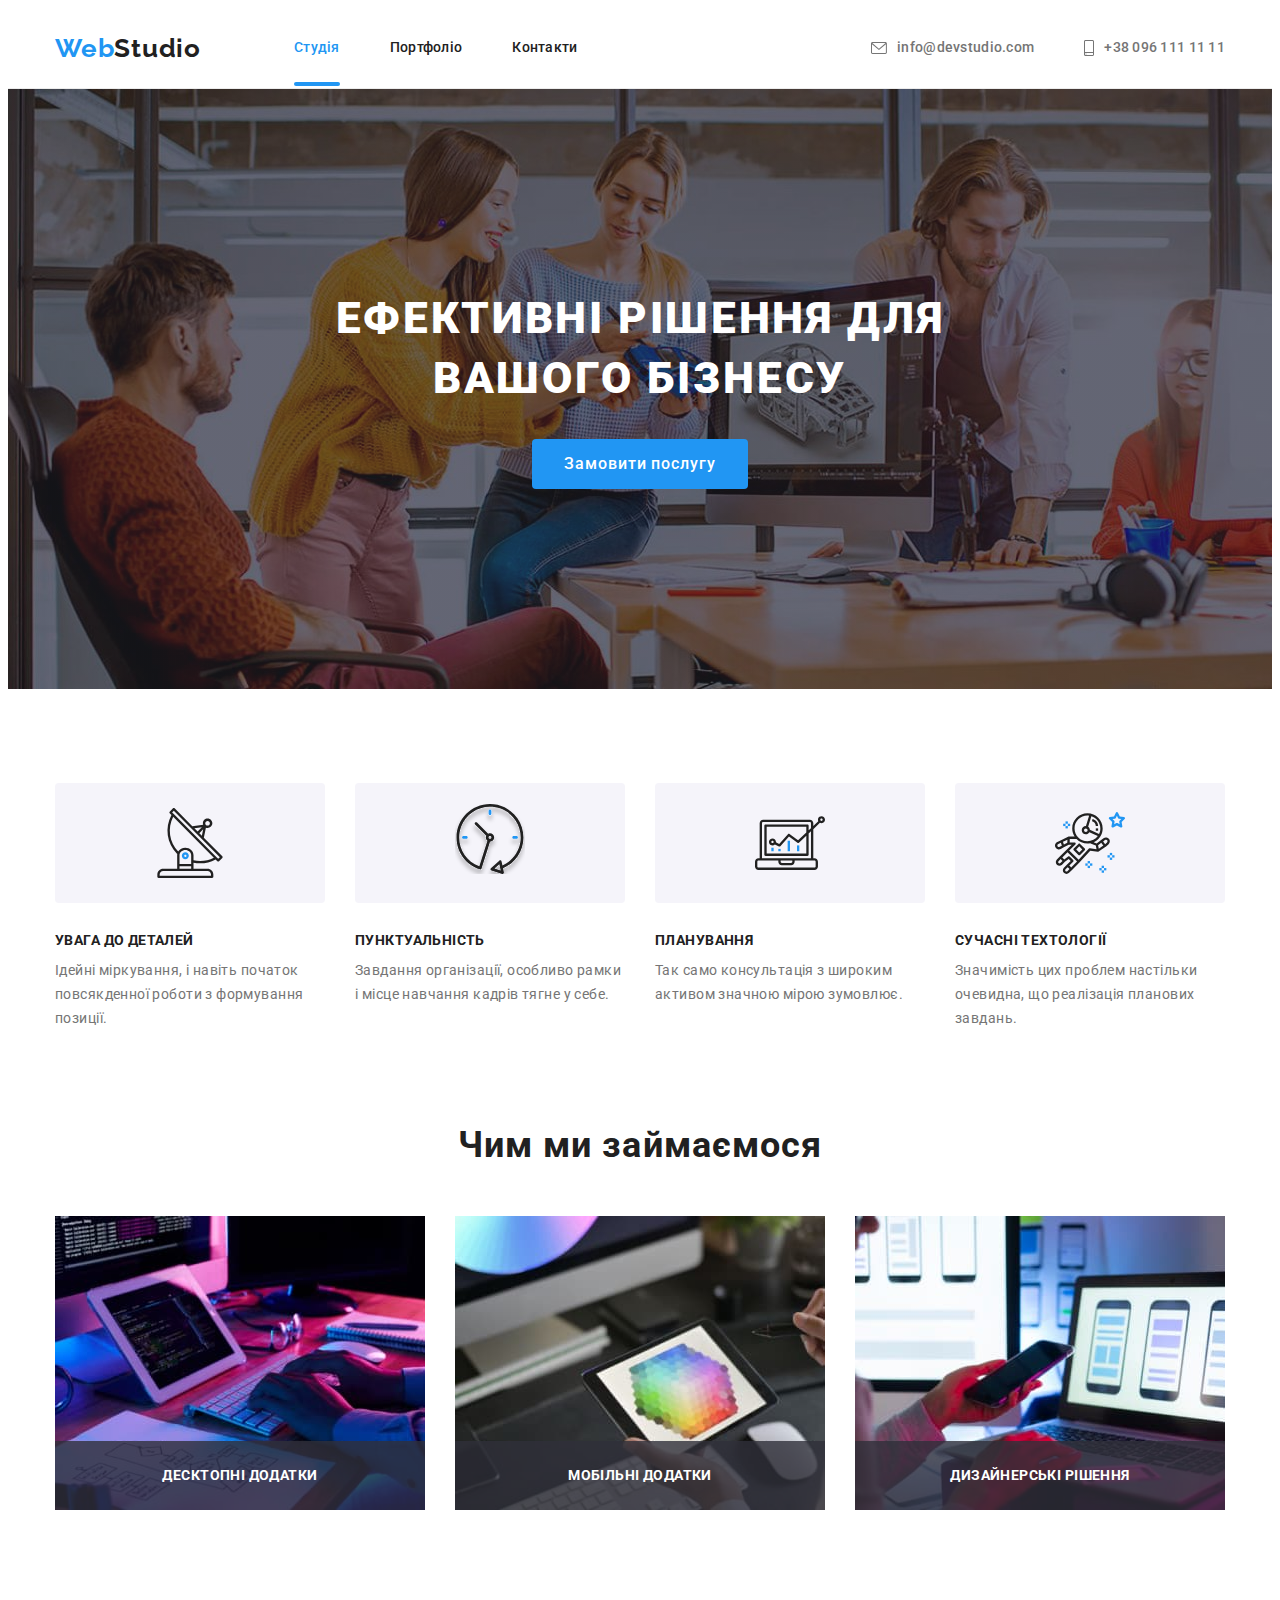
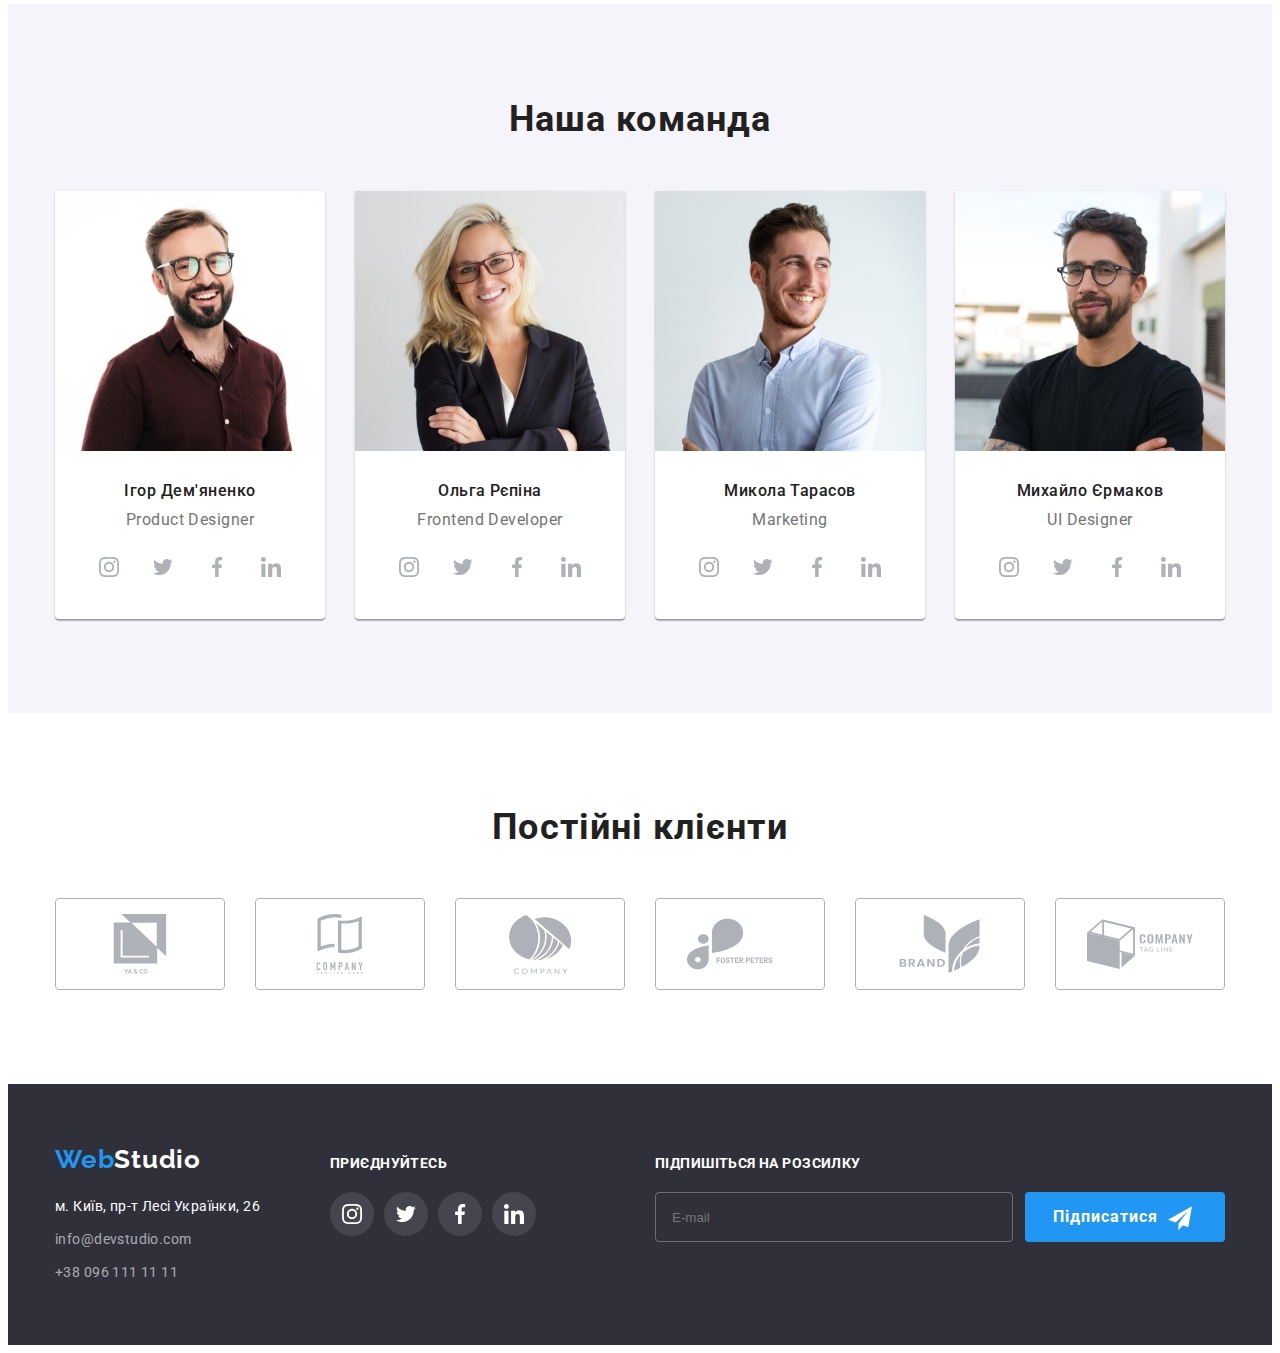
<file: index.html>
<!DOCTYPE html>
<html lang="en">
  <head>
    <meta charset="UTF-8" />
    <meta http-equiv="X-UA-Compatible" content="IE=edge" />
    <meta name="viewport" content="width=device-width, initial-scale=1.0" />
    <title>WebStudio</title>
    <link rel="preconnect" href="https://fonts.googleapis.com" />
    <link rel="preconnect" href="https://fonts.gstatic.com" crossorigin />
    <link
      href="https://fonts.googleapis.com/css2?family=Raleway:wght@700;900&family=Roboto:wght@400;500;700;900&display=swap"
      rel="stylesheet"
    />
    <link
      rel="stylesheet"
      href="https://cdnjs.cloudflare.com/ajax/libs/modern-normalize/1.1.0/modern-normalize.min.css"
      integrity="sha512-wpPYUAdjBVSE4KJnH1VR1HeZfpl1ub8YT/NKx4PuQ5NmX2tKuGu6U/JRp5y+Y8XG2tV+wKQpNHVUX03MfMFn9Q=="
      crossorigin="anonymous"
      referrerpolicy="no-referrer"
    />
    <link rel="stylesheet" href="./CSS/styles.css" />
  </head>

  <body>
    <header class="header">
      <div class="container header-container">
        <nav class="header-container">
          <a class="header-logo link" href="./index.html"
            >Web<span class="logo-studio">Studio</span></a
          >
          <ul class="header-list list">
            <li class="header-item">
              <a class="header-link link current" href="./index.html">Студія</a>
            </li>
            <li class="header-item">
              <a class="header-link link" href="./portfolio.html">Портфоліо</a>
            </li>
            <li class="header-item">
              <a class="header-link link" href="./index.html">Контакти</a>
            </li>
          </ul>
        </nav>
        <ul class="header-ocntact-container">
          <li class="header-addres-list">
            <a class="header-mail link" href="mailto:info@devstudio.com">
              <svg class="icon-envelope" width="16" height="12">
                <use href="./images/спрайти/symbol-defs.svg#icon-envelope"></use>
              </svg>
              info@devstudio.com
            </a>
          </li>
          <li>
            <a class="header-tel link" href="tel:+380961111111">
              <svg class="icon-smartphone" width="10" height="16">
                <use href="./images/спрайти/symbol-defs.svg#icon-smartphone"></use>
              </svg>
              +38 096 111 11 11</a
            >
          </li>
        </ul>
      </div>
    </header>

    <main>
      <section class="hero">
        <div class="container container-hero">
          <h1 class="hero-title">Ефективні рішення для вашого бізнесу</h1>
          <button class="hero-btn" data-modal-open type="button">Замовити послугу</button>
        </div>
      </section>

      <section class="about section">
        <div class="about-container container">
          <h2 class="visually-hidden">Переваги</h2>
          <ul class="about-list list">
            <li class="about-item icon-antenna">
              <h3 class="about-title">Увага до деталей</h3>
              <p class="about-txt">
                Ідейні міркування, і навіть початок повсякденної роботи з формування позиції.
              </p>
            </li>
            <li class="about-item icon-clock">
              <h3 class="about-title">Пунктуальність</h3>
              <p class="about-txt">
                Завдання організації, особливо рамки і місце навчання кадрів тягне у себе.
              </p>
            </li>
            <li class="about-item icon-diagram">
              <h3 class="about-title">Планування</h3>
              <p class="about-txt">
                Так само консультація з широким активом значною мірою зумовлює.
              </p>
            </li>
            <li class="about-item icon-astronaut">
              <h3 class="about-title">Сучасні техтології</h3>
              <p class="about-txt">
                Значимість цих проблем настільки очевидна, що реалізація планових завдань.
              </p>
            </li>
          </ul>
        </div>
      </section>

      <section class="work section">
        <div class="container">
          <h2 class="work-title">Чим ми займаємося</h2>
          <ul class="work-list">
            <li class="work-list-item">
              <div class="work-wrap">
                <img src="./images/img.jpg" alt="laptop screen" width="370" height="294" />
                <p class="work-list-text">Десктопні додатки</p>
              </div>
            </li>
            <li class="work-list-item">
              <div class="work-wrap">
                <img src="./images/box3.jpg" alt="White tablet" width="370" height="294" />
                <p class="work-list-text">Мобільні додатки</p>
              </div>
            </li>
            <li class="work-list-item">
              <div class="work-wrap">
                <img src="./images/box2(1).jpg" alt="keybord" width="370" height="294" />
                <p class="work-list-text">Дизайнерські рішення</p>
              </div>
            </li>
          </ul>
        </div>
      </section>

      <section class="team">
        <div class="container">
          <h2 class="team-title">Наша команда</h2>
          <ul class="team-list list">
            <li class="team-item">
              <img src="./images/img2.jpg" alt="red" width="270" height="270" />
              <div class="container-team-txt">
                <h3 class="team-name">Ігор Дем'яненко</h3>
                <p class="team-txt">Product Designer</p>
                <ul class="team-social-list list">
                  <li>
                    <a class="team-social-item" href="">
                      <svg class="social" width="20" height="20">
                        <use href="./images/спрайти/symbol-defs.svg#icon-instagram"></use>
                      </svg>
                    </a>
                  </li>
                  <li>
                    <a class="team-social-item" href="">
                      <svg class="social" width="20" height="20">
                        <use href="./images/спрайти/symbol-defs.svg#icon-twitter"></use>
                      </svg>
                    </a>
                  </li>
                  <li>
                    <a class="team-social-item" href="">
                      <svg class="social" width="20" height="20">
                        <use href="./images/спрайти/symbol-defs.svg#icon-facebook"></use>
                      </svg>
                    </a>
                  </li>
                  <li>
                    <a class="team-social-item" href="">
                      <svg class="social" width="20" height="20">
                        <use href="./images/спрайти/symbol-defs.svg#icon-linkedin"></use>
                      </svg>
                    </a>
                  </li>
                </ul>
              </div>
            </li>
            <li class="team-item">
              <img src="./images/img4.jpg" alt="black and white" width="270" height="270" />
              <div class="container-team-txt">
                <h3 class="team-name">Ольга Рєпіна</h3>
                <p class="team-txt">Frontend Developer</p>
                <ul class="team-social-list list">
                  <li>
                    <a class="team-social-item" href="">
                      <svg class="social" width="20" height="20">
                        <use href="./images/спрайти/symbol-defs.svg#icon-instagram"></use>
                      </svg>
                    </a>
                  </li>
                  <li>
                    <a class="team-social-item" href="">
                      <svg class="social" width="20" height="20">
                        <use href="./images/спрайти/symbol-defs.svg#icon-twitter"></use>
                      </svg>
                    </a>
                  </li>
                  <li>
                    <a class="team-social-item" href="">
                      <svg class="social" width="20" height="20">
                        <use href="./images/спрайти/symbol-defs.svg#icon-facebook"></use>
                      </svg>
                    </a>
                  </li>
                  <li>
                    <a class="team-social-item" href="">
                      <svg class="social" width="20" height="20">
                        <use href="./images/спрайти/symbol-defs.svg#icon-linkedin"></use>
                      </svg>
                    </a>
                  </li>
                </ul>
              </div>
            </li>
            <li class="team-item">
              <img src="./images/5.jpg" alt="blu" width="270" height="270" />
              <div class="container-team-txt">
                <h3 class="team-name">Микола Тарасов</h3>
                <p class="team-txt">Marketing</p>
                <ul class="team-social-list list">
                  <li>
                    <a class="team-social-item" href="">
                      <svg class="social" width="20" height="20">
                        <use href="./images/спрайти/symbol-defs.svg#icon-instagram"></use>
                      </svg>
                    </a>
                  </li>
                  <li>
                    <a class="team-social-item" href="">
                      <svg class="social" width="20" height="20">
                        <use href="./images/спрайти/symbol-defs.svg#icon-twitter"></use>
                      </svg>
                    </a>
                  </li>
                  <li>
                    <a class="team-social-item" href="">
                      <svg class="social" width="20" height="20">
                        <use href="./images/спрайти/symbol-defs.svg#icon-facebook"></use>
                      </svg>
                    </a>
                  </li>
                  <li>
                    <a class="team-social-item" href="">
                      <svg class="social" width="20" height="20">
                        <use href="./images/спрайти/symbol-defs.svg#icon-linkedin"></use>
                      </svg>
                    </a>
                  </li>
                </ul>
              </div>
            </li>
            <li class="team-item">
              <img src="./images/img66.jpg" alt="black" width="270" height="270" />
              <div class="container-team-txt">
                <h3 class="team-name">Михайло Єрмаков</h3>
                <p class="team-txt">UI Designer</p>
                <ul class="team-social-list list">
                  <li>
                    <a class="team-social-item" href="">
                      <svg class="social" width="20" height="20">
                        <use href="./images/спрайти/symbol-defs.svg#icon-instagram"></use>
                      </svg>
                    </a>
                  </li>
                  <li>
                    <a class="team-social-item" href="">
                      <svg class="social" width="20" height="20">
                        <use href="./images/спрайти/symbol-defs.svg#icon-twitter"></use>
                      </svg>
                    </a>
                  </li>
                  <li>
                    <a class="team-social-item" href="">
                      <svg class="social" width="20" height="20">
                        <use href="./images/спрайти/symbol-defs.svg#icon-facebook"></use>
                      </svg>
                    </a>
                  </li>
                  <li>
                    <a class="team-social-item" href="">
                      <svg class="social" width="20" height="20">
                        <use href="./images/спрайти/symbol-defs.svg#icon-linkedin"></use>
                      </svg>
                    </a>
                  </li>
                </ul>
              </div>
            </li>
          </ul>
        </div>
      </section>

      <section class="clients">
        <div class="clients-div">
          <h2 class="clients-titel">Постійні клієнти</h2>
          <ul class="clients-list">
            <li class="clients-name item-yago">
              <a class="clients-logo" href="">
                <svg class="client-item">
                  <use href="./images/спрайти/symbol-defs.svg#icon-Union"></use>
                </svg>
              </a>
            </li>
            <li class="clients-name item-tagline">
              <a class="clients-logo" href="">
                <svg class="client-item">
                  <use href="./images/спрайти/symbol-defs.svg#icon-company-tagline-here"></use>
                </svg>
              </a>
            </li>
            <li class="clients-name item-company">
              <a class="clients-logo" href="">
                <svg class="client-item">
                  <use href="./images/спрайти/symbol-defs.svg#icon-company"></use>
                </svg>
              </a>
            </li>
            <li class="clients-name item-foster">
              <a class="clients-logo" href="">
                <svg class="client-item">
                  <use href="./images/спрайти/symbol-defs.svg#icon-foster-peters"></use>
                </svg>
              </a>
            </li>
            <li class="clients-name item-brand">
              <a class="clients-logo" href="">
                <svg class="client-item">
                  <use href="./images/спрайти/symbol-defs.svg#icon-brand"></use>
                </svg>
              </a>
            </li>
            <li class="clients-name item-tagline2">
              <a class="clients-logo" href="">
                <svg class="client-item">
                  <use href="./images/спрайти/symbol-defs.svg#icon-ta-line"></use>
                </svg>
              </a>
            </li>
          </ul>
        </div>
      </section>
    </main>

    <footer class="footer">
      <section class="">
        <div class="container container-footer">
          <div class="container-addres">
            <a class="footer-logo link" href="./index.html"
              >Web<span class="logo-foter-studio">Studio</span></a
            >
            <address class="footer-address">
              <ul class="footer-list list">
                <li class="footer-item">
                  <a
                    class="footer-map link"
                    href="https://goo.gl/maps/A6BVXdk1ybbCkHYm9"
                    target="_blank"
                    rel="nofollow noopener"
                    >м. Київ, пр-т Лесі Українки, 26</a
                  >
                </li>
                <li class="footer-item">
                  <a class="footer-mail link" href="mailto:info@devstudio.com"
                    >info@devstudio.com</a
                  >
                </li>
                <li class="footer-item">
                  <a class="footer-tel link" href="tel:+380961111111">+38 096 111 11 11</a>
                </li>
              </ul>
            </address>
          </div>
          <div class="footer-social">
            <p class="footer-social-title">приєднуйтесь</p>
            <ul class="footer-social-list">
              <li class="footer-social-item">
                <a class="footer-social-link" href="">
                  <svg class="footer-social-logo" width="20" height="20">
                    <use href="./images/спрайти/symbol-defs.svg#icon-instagram"></use>
                  </svg>
                </a>
              </li>
              <li class="footer-social-item">
                <a class="footer-social-link" href="">
                  <svg class="footer-social-logo" width="20" height="20">
                    <use href="./images/спрайти/symbol-defs.svg#icon-twitter"></use>
                  </svg>
                </a>
              </li>
              <li class="footer-social-item">
                <a class="footer-social-link" href="">
                  <svg class="footer-social-logo" width="20" height="20">
                    <use href="./images/спрайти/symbol-defs.svg#icon-facebook"></use>
                  </svg>
                </a>
              </li>
              <li class="footer-social-item">
                <a class="footer-social-link" href="">
                  <svg class="footer-social-logo" width="20" height="20">
                    <use href="./images/спрайти/symbol-defs.svg#icon-linkedin"></use>
                  </svg>
                </a>
              </li>
            </ul>
          </div>
        <div class="footer-spam">
          <p class="footer-spam-title">Підпишіться на розсилку</p>
          <form action="" style="display: flex;flex-direction: row-reverse;">           
          <button class="footer-btn" type="submit"> 
            Підписатися
            <span>
              <svg class="footer-icon-send" width="24" height="24">
                <use href="./images/спрайти/symbol-defs.svg#icon-send"></use>
            </svg>
            </span>
          </button>
          <input type="mail" class="footer-spam-mail" name="mail-spam" placeholder="E-mail"></form>
        </div>
        </div>
      </section>
    </footer>
    <div class="backdrop is-hidden" data-modal>
      <div class="modal">
        <p class="modal-title">Залиште свої дані, ми вам передзвонимо</p>
        <form action="">
          <label for="">
            <span class="modal-label-text">Ім'я</span>
            <span class="input-wrap">
              <input
                type="text"
                class="modal-input"
                name="user-name"
                required
              />
              <svg class="modal-input-icon" width="18" height="18">
                <use href="./images/спрайти/symbol-defs.svg#icon-person-black"></use>
              </svg>
            </span>
          </label>
          <span class="modal-label-text">Телефон</span>
            <span class="input-wrap">
              <input
                type="tel"
                class="modal-input"
                name="tel-modal"
                required
              />
              <svg class="modal-input-icon" width="18" height="18">
                <use href="./images/спрайти/symbol-defs.svg#icon-phone-black"></use>
              </svg>
            </span>
          </label>
          <span class="modal-label-text">Пошта</span>
            <span class="input-wrap">
              <input
                type="email"
                class="modal-input"
                name="mail"
                required
              />
              <svg class="modal-input-icon" width="18" height="18">
                <use href="./images/спрайти/symbol-defs.svg#icon-email-black"></use>
              </svg>
            </span>
          <div class="modal-field">
            <label for="user-text" class="modal-label">Коментар</label>
            <textarea
              name="user-text"
              id="user-text"
              class="modal-comment border-comment"
              placeholder="Введіть текст"
            ></textarea>
          </div>
          <div class="modal-checkbox">
            <input
              type="checkbox"
              class="input-check visually-hidden"
              name="privacy-modal"
              value="true"
              id="privacy"
            />
            <label for="privacy" class="check-text" style="display: flex;">
              <span>
                <svg class="check-icon" width="16" height="16">
                  <use href="./images/спрайти/symbol-defs.svg#Vector"></use>
                </svg>
              </span><p class="check-txt-privacy">Погоджуюся з розсилкою та приймаю <a class="check-txt-privacy-link" href="./index.html">Умови договору</a></p>
              </label>
          </div>
          <button class="modal-btn-send" type="submit">Відправити</button>
        <button class="modal-btn" data-modal-close>
          <svg class="modal-close-icon" width="18" height="18">
            <use href="./images/спрайти/symbol-defs.svg#icon-close"></use>
          </svg>
        </button>
      </div>
    </div>
    <script src="./js/modal.js"></script>
  </body>
</html>
</file>
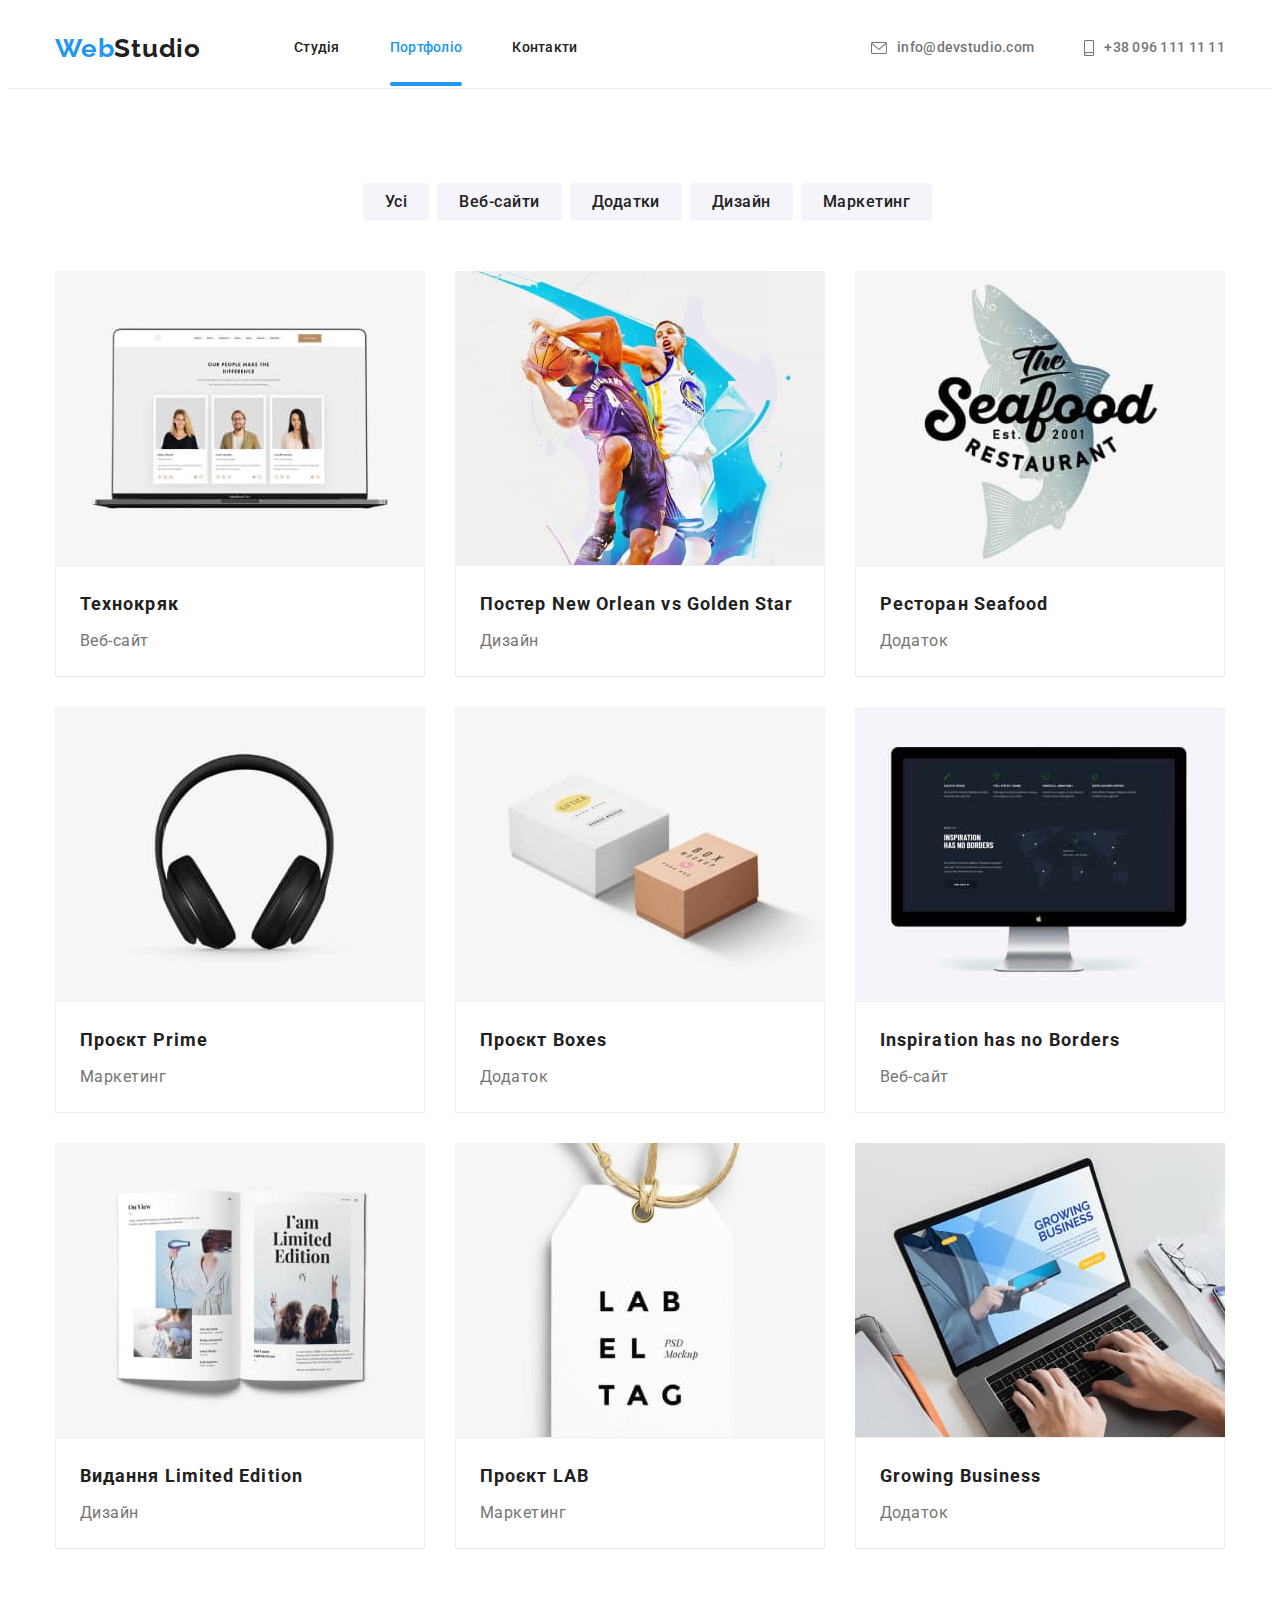
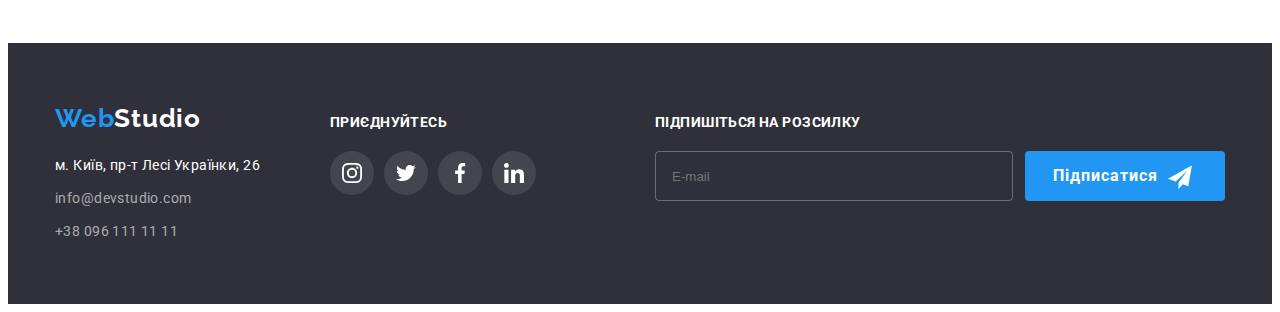
<file: portfolio.html>
<!DOCTYPE html>
<html lang="en">
  <head>
    <meta charset="UTF-8" />
    <meta http-equiv="X-UA-Compatible" content="IE=edge" />
    <meta name="viewport" content="width=device-width, initial-scale=1.0" />
    <title>WebStudio.Portfolio</title>
    <link rel="preconnect" href="https://fonts.googleapis.com" />
    <link rel="preconnect" href="https://fonts.gstatic.com" crossorigin />
    <link
      href="https://fonts.googleapis.com/css2?family=Raleway:wght@700;900&family=Roboto:wght@400;500;700&display=swap"
      rel="stylesheet"
    />
    <link rel="stylesheet" 
    href="https://cdnjs.cloudflare.com/ajax/libs/modern-normalize/1.1.0/modern-normalize.min.css" 
    integrity="sha512-wpPYUAdjBVSE4KJnH1VR1HeZfpl1ub8YT/NKx4PuQ5NmX2tKuGu6U/JRp5y+Y8XG2tV+wKQpNHVUX03MfMFn9Q==" 
    crossorigin="anonymous" 
    referrerpolicy="no-referrer" 
    />
    <link rel="stylesheet" href="./CSS/styles.css" />
  </head>

  <body>
   <header class="header">
      <div class="container header-container">
        <nav class="header-container">
          <a class="header-logo link" href="./index.html"
            >Web<span class="logo-studio">Studio</span></a
          >
          <ul class="header-list list">
            <li class="header-item">
              <a class="header-link link " href="./index.html">Студія</a>
            </li>
            <li class="header-item">
              <a class="header-link link current" href="./portfolio.html">Портфоліо</a>
            </li>
            <li class="header-item">
              <a class="header-link link" href="./index.html">Контакти</a>
            </li>
          </ul>
        </nav>
        <ul class="header-ocntact-container">
          <li class="header-addres-list">
            <a class="header-mail link" href="mailto:info@devstudio.com">
              <svg class="icon-envelope" width="16" height="12">
                <use href="./images/спрайти/symbol-defs.svg#icon-envelope"></use>
              </svg>
              info@devstudio.com
            </a>
          </li>
          <li>
            <a class="header-tel link" href="tel:+380961111111">
              <svg class="icon-smartphone" width="10" height="16">
                <use href="./images/спрайти/symbol-defs.svg#icon-smartphone"></use>
              </svg>
              +38 096 111 11 11</a
            >
          </li>
        </ul>
      </div>
    </header>

    <main>
      <section class="filter ">
        <h1 class="visually-hidden">фільтр</h1>
        <div class="container container-filr-btn">
        <ul class="filter-list list container"> 
            <li class="filter-item">
              <button class="filter-btn" type="button">Усі</button>
            </li>
            <li class="filter-item">
              <button class="filter-btn" type="button">Веб-сайти</button>
            </li>
            <li class="filter-item">
              <button class="filter-btn" type="button">Додатки</button>
            </li>
            <li class="filter-item">
              <button class="filter-btn" type="button">Дизайн</button>
            </li>
            <li class="filter-item">
              <button class="filter-btn" type="button">Маркетинг</button>
            </li>
        </ul>
        <ul class="projects-list list container">
          <li class="projects-item">
            <a class="projects-link link" href="">
              <div class="projects-top-wrap">
              <img src="./images/Технокряк.jpg" alt="website" width="370" height="294" />
              <p class="projects-cover-text">Ресурс пропонує комплексні пропозиції з різним рівнем функціоналу та сервісів. Все це дозволить відвідувачу отримати вичерпні відомості про компанію чи приватну особу.</p>
              </div>
              <div class="container-projects">
              <h2 class="projects-titel">Технокряк</h2>
              <p class="projects-txt">Веб-сайт</p>
              </div>
            </a>
          </li>
          <li class="projects-item">
            <a class="projects-link link" href="">
              <div class="projects-top-wrap">
              <img src="./images/постер.jpg" alt="poster" width="370" height="294" />
              <p class="projects-cover-text">Ресурс пропонує комплексні пропозиції з різним рівнем функціоналу та сервісів. Все це дозволить відвідувачу отримати вичерпні відомості про компанію чи приватну особу.</p>
              </div>
              <div class="container-projects"> 
              <h2 class="projects-titel">Постер New Orlean vs Golden Star</h2>
              <p class="projects-txt">Дизайн</p>
              </div>
              </a>
            </li>
          </li>
          <li class="projects-item">
            <a class="projects-link link" href="">
              <div class="projects-top-wrap">
              <img src="./images/ресторан.jpg" alt="resturant" width="370" height="294" />
              <p class="projects-cover-text">Ресурс пропонує комплексні пропозиції з різним рівнем функціоналу та сервісів. Все це дозволить відвідувачу отримати вичерпні відомості про компанію чи приватну особу.</p>
              </div>
              <div class="container-projects">
              <h2 class="projects-titel">Ресторан Seafood</h2>
              <p class="projects-txt">Додаток</p>
            </div>
            </a>
            </li>
          </li>
          <li class="projects-item">
            <a class="projects-link link" href="">
              <div class="projects-top-wrap">
              <img src="./images/навушники.jpg" alt="headphones" width="370" height="294" />
              <p class="projects-cover-text">Ресурс пропонує комплексні пропозиції з різним рівнем функціоналу та сервісів. Все це дозволить відвідувачу отримати вичерпні відомості про компанію чи приватну особу.</p>
              </div>
              <div class="container-projects">
              <h2 class="projects-titel">Проєкт Prime</h2>
              <p class="projects-txt">Маркетинг</p>
            </div>
          </a>
            </li>
          </li>
          <li class="projects-item">
            <a class="projects-link link" href="">
              <div class="projects-top-wrap">
              <img src="./images/коробки.jpg" alt="boxes" width="370" height="294" />
              <p class="projects-cover-text">Ресурс пропонує комплексні пропозиції з різним рівнем функціоналу та сервісів. Все це дозволить відвідувачу отримати вичерпні відомості про компанію чи приватну особу.</p>
              </div>
              <div class="container-projects">
              <h2 class="projects-titel">Проєкт Boxes</h2>
              <p class="projects-txt">Додаток</p>
            </div>
              </a>
            </li>
          </li>
          <li class="projects-item">
            <a class="projects-link link" href="">
              <div class="projects-top-wrap">
              <img src="./images/аддрессайт.jpg" alt="website" width="370" height="294" />
              <p class="projects-cover-text">Ресурс пропонує комплексні пропозиції з різним рівнем функціоналу та сервісів. Все це дозволить відвідувачу отримати вичерпні відомості про компанію чи приватну особу.</p>
              </div>
              <div class="container-projects">
              <h2 class="projects-titel">Inspiration has no Borders</h2>
              <p class="projects-txt">Веб-сайт</p>
            </div>
            </a>
            </li>
          </li>
          <li class="projects-item">
            <a class="projects-link link" href="">
              <div class="projects-top-wrap">
              <img src="./images/книжка.jpg" alt="book" width="370" height="294" />
              <p class="projects-cover-text">Ресурс пропонує комплексні пропозиції з різним рівнем функціоналу та сервісів. Все це дозволить відвідувачу отримати вичерпні відомості про компанію чи приватну особу.</p>
              </div>
            <div class="container-projects">
            <h2 class="projects-titel">Видання Limited Edition</h2>
            <p class="projects-txt">Дизайн</p>
          </div>
            </a>
            </li>
          </li>
          <li class="projects-item">
            <a class="projects-link link" href="">
              <div class="projects-top-wrap">
              <img src="./images/бірка.jpg" alt="tag" width="370" height="294" />
              <p class="projects-cover-text">Ресурс пропонує комплексні пропозиції з різним рівнем функціоналу та сервісів. Все це дозволить відвідувачу отримати вичерпні відомості про компанію чи приватну особу.</p>
              </div>
              <div class="container-projects">
              <h2 class="projects-titel">Проєкт LAB</h2>
              <p class="projects-txt">Маркетинг</p>
            </div>
            </a>
            </li>
          </li>
          <li class="projects-item">
            <a class="projects-link link" href="">
              <div class="projects-top-wrap">
              <img src="./images/ноутбук.jpg" alt="laptop" width="370" height="294" />
              <p class="projects-cover-text">Ресурс пропонує комплексні пропозиції з різним рівнем функціоналу та сервісів. Все це дозволить відвідувачу отримати вичерпні відомості про компанію чи приватну особу.</p>
              </div>
              <div class="container-projects">
              <h2 class="projects-titel">Growing Business</h2>
              <p class="projects-txt">Додаток</p>
            </div>
            </a>
            </li>
          </li>
        </ul>
        </div>
      </section>
    </main>

              <footer class="footer">
      <section class="">
        <div class="container container-footer">
          <div class="container-addres">
            <a class="footer-logo link" href="./index.html"
              >Web<span class="logo-foter-studio">Studio</span></a
            >
            <address class="footer-address">
              <ul class="footer-list list">
                <li class="footer-item">
                  <a
                    class="footer-map link"
                    href="https://goo.gl/maps/A6BVXdk1ybbCkHYm9"
                    target="_blank"
                    rel="nofollow noopener"
                    >м. Київ, пр-т Лесі Українки, 26</a
                  >
                </li>
                <li class="footer-item">
                  <a class="footer-mail link" href="mailto:info@devstudio.com"
                    >info@devstudio.com</a
                  >
                </li>
                <li class="footer-item">
                  <a class="footer-tel link" href="tel:+380961111111">+38 096 111 11 11</a>
                </li>
              </ul>
            </address>
          </div>
          <div class="footer-social">
            <p class="footer-social-title">приєднуйтесь</p>
            <ul class="footer-social-list">
              <li class="footer-social-item">
                <a class="footer-social-link" href="">
                  <svg class="footer-social-logo" width="20" height="20">
                    <use href="./images/спрайти/symbol-defs.svg#icon-instagram"></use>
                  </svg>
                </a>
              </li>
              <li class="footer-social-item">
                <a class="footer-social-link" href="">
                  <svg class="footer-social-logo" width="20" height="20">
                    <use href="./images/спрайти/symbol-defs.svg#icon-twitter"></use>
                  </svg>
                </a>
              </li>
              <li class="footer-social-item">
                <a class="footer-social-link" href="">
                  <svg class="footer-social-logo" width="20" height="20">
                    <use href="./images/спрайти/symbol-defs.svg#icon-facebook"></use>
                  </svg>
                </a>
              </li>
              <li class="footer-social-item">
                <a class="footer-social-link" href="">
                  <svg class="footer-social-logo" width="20" height="20">
                    <use href="./images/спрайти/symbol-defs.svg#icon-linkedin"></use>
                  </svg>
                </a>
              </li>
            </ul>
          </div>


          <!-- <div class="footer-newsletter">
          <p class="footer-newsletter-text">Підпишіться на розсилку</p>
          <form class="footer-newsletter-form">
            <input
              class="footer-newsletter-input"
              type="email"
              name="email"
              placeholder="E-mail"
            />
            <button class="footer-newsletter-btn" type="submit">Підписатися
              <svg class="footer-newsletter-icon" width="24" height="24">
                <use href="./images/спрайти/symbol-defs.svg#icon-send"></use>
              </svg>
            </button>
          </form>
        </div> -->

        <div class="footer-spam">
          <p class="footer-spam-title">Підпишіться на розсилку</p>
          <form action="" style="display: flex;flex-direction: row-reverse;">           
          <button class="footer-btn" type="submit"> 
            Підписатися
            <span>
              <svg class="footer-icon-send" width="24" height="24">
                <use href="./images/спрайти/symbol-defs.svg#icon-send"></use>
            </svg>
            </span>
          </button>
          <input type="mail" class="footer-spam-mail" name="mail-spam" placeholder="E-mail"></form>
        </div>


      </section>
    </footer>
    <div class="backdrop is-hidden" data-modal>
      <div class="modal">
        <p class="modal-title">Залиште свої дані, ми вам передзвонимо</p>
        <form action="">
          <label for="" class="label">
            <span class="modal-label-text">Ім'я</span>
            <span class="input-wrap">
              <input
                type="text"
                class="modal-input"
                name="user-name"
                required
              />
              <svg class="modal-input-icon" width="18" height="18">
                <use href="./images/спрайти/symbol-defs.svg#icon-person-black"></use>
              </svg>
            </span>
          </label>
          <label for="" class="label">
            <span class="modal-label-text">Телефон</span>
            <span class="input-wrap">
              <input
                type="tel"
                class="modal-input"
                name="tel-modal"
                required
              />
              <svg class="modal-input-icon" width="18" height="18">
                <use href="./images/спрайти/symbol-defs.svg#icon-phone-black"></use>
              </svg>
            </span>
          </label>
          <label for="" class="label">
            <span class="modal-label-mail">Пошта</span>
            <span class="input-wrap">
              <input
                type="email"
                class="modal-input"
                name="mail"
                required
              />
              <svg class="modal-input-icon" width="18" height="18">
                <use href="./images/спрайти/symbol-defs.svg#icon-email-black"></use>
              </svg>
            </span>
          </label>
          <label for="" class="label">
             <div class="modal-field">
            <label for="user-text" class="modal-label">Коментар</label>
            <textarea
              name="user-text"
              id="user-text"
              class="modal-comment border-comment"
              placeholder="Введіть текст"
            ></textarea>
          </div>
          </label>
          <div class="modal-checkbox">
            <input
              type="checkbox"
              class="input-check visually-hidden"
              name="privacy-modal"
              value="true"
              id="privacy"
            />
            <label for="privacy" class="check-text" style="display: flex;">
              <span>
                <svg class="check-icon" width="16" height="16">
                  <use href="./images/спрайти/symbol-defs.svg#Vector"></use>
                </svg>
              </span><p class="check-txt-privacy">Погоджуюся з розсилкою та приймаю <p class="check-txt-privacy-link">Умови договору</p></p>
              </label>
          </div>
          <button class="modal-btn-send" type="submit">Відправити</button>
        <button class="modal-btn" data-modal-close>
          <svg class="modal-close-icon" width="18" height="18">
            <use href="./images/спрайти/symbol-defs.svg#icon-close"></use>
          </svg>
        </button>
      </div>
    </div>
    <script src="./js/modal.js"></script>
  </body>
</html>
</file>
<file: CSS/styles.css>
:root {
  --primary-text-color: #212121;
  --secondary-text-color: #757575;
  --white-text-color: #ffffff;
  --footer-text-color: #ffffff99;
  --accent-color: #2196f3;
  --hero-background-color: #2f303a;
  --white-background-color: #ffffff;
  --team-background-color: #f5f4fa;
  --footer-background-color: #2f303a;
  --hero-buton-activ: #188ce8;
}

*,
*::before,
*::after {
  box-sizing: border-box;
}

p,
h1,
h2,
h3,
h4,
h5,
h6 {
  margin: 0;
}

ul,
ol {
  margin: 0;
  padding-left: 0;
  list-style: none;
}

button {
  display: block;
  border: none;
  border-radius: 4px;
  cursor: pointer;
}

address {
  font-style: normal;
}

a {
  color: currentColor;
  text-decoration: none;
}

img {
  max-width: 100%;
  height: auto;
  display: block;
}

.section {
  padding-top: 94px;
  padding-bottom: 94px;
}

body {
  font-family: 'Roboto', sans-serif;
  color: var(--primary-text-color);
  letter-spacing: 0.03em;
  font-size: 14px;
  background-color: var(--white-background-color);
}

.container {
  width: 1200px;
  margin: 0 auto;
  padding: 0 15px;
}

.list {
  list-style: none;
  padding-left: 0;
  margin: 0;
}

.link {
  text-decoration: none;
}

.link:hover,
.link:focus,
.link:active {
  color: var(--accent-color);
}

/*------header------------*/

.header {
  border-bottom: 1px solid #ececec;
}

.header-container {
  display: flex;
  align-items: center;
}

.header-ocntact-container {
  gap: 50px;
  margin-left: auto;
  display: flex;
  align-items: center;
}

.header-logo {
  margin-right: 93px;
  font-family: 'Raleway';
  font-style: normal;
  font-weight: 700;
  font-size: 26px;
  line-height: 1.19;
  letter-spacing: 0.03em;
  color: var(--accent-color);
}

.logo-studio {
  color: var(--primary-text-color);
}

.header-list {
  display: flex;
  gap: 50px;
  align-items: center;
}

.header-link {
  position: relative;
  display: block;
  font-weight: 500;
  font-size: 14px;
  line-height: 1.14;
  letter-spacing: 0.02em;
  color: var(--primary-title-color);
  padding: 32px 0;
  transition-property: color;
  transition-duration: 250ms;
  transition-timing-function: cubic-bezier(0.4, 0, 0.2, 1);
}

.current::after {
  position: absolute;
  left: 0;
  width: 100%;
  margin-top: 26px;
  display: block;
  content: '';
  background: #2196f3;
  border-radius: 2px;
  height: 4px;
}

.current {
  color: #2196f3;
}

.header-mail {
  display: flex;
  align-items: center;
  gap: 10px;
  font-weight: 500;
  line-height: 1.14;
  letter-spacing: 0.02em;
  color: var(--secondary-text-color);
  transition-property: color;
  transition-duration: 250ms;
  transition-timing-function: cubic-bezier(0.4, 0, 0.2, 1);
}

.header-tel {
  display: flex;
  align-items: center;
  gap: 10px;
  font-weight: 500;
  line-height: 1.14;
  letter-spacing: 0.02em;
  color: var(--secondary-text-color);
  transition-property: color;
  transition-duration: 250ms;
  transition-timing-function: cubic-bezier(0.4, 0, 0.2, 1);
}

.icon-smartphone {
  fill: currentColor;
}

.icon-envelope {
  fill: currentColor;
}

/*---------hero----------*/

.hero {
  margin-right: auto;
  margin-left: auto;
  max-width: 1600px;
  height: 600px;
  background-color: var(--footer-background-color);
  background-image: linear-gradient(rgba(47, 48, 58, 0.4), rgba(47, 48, 58, 0.4)),
    url(../images/hero-background.jpc.jpg);

  padding-top: 200px;
  padding-bottom: 200px;
  text-align: center;
  background-size: cover;
  background-repeat: no-repeat;
}

.hero-title {
  text-align: center;
  width: 696px;
  font-weight: 900;
  font-size: 44px;
  line-height: 1.36;
  text-align: center;
  letter-spacing: 0.06em;
  text-transform: uppercase;
  color: var(--white-text-color);
  margin: 0 auto;
}

.hero-btn {
  display: inline-block;
  margin-top: 30px;
  min-width: 216px;
  height: 50px;
  top: 430px;
  left: 692px;
  font-family: inherit;
  font-weight: 500;
  font-size: 16px;
  line-height: 1.88;
  text-align: center;
  letter-spacing: 0.06em;
  color: var(--white-text-color);
  background-color: var(--accent-color);
  cursor: pointer;
  border-radius: 4px;
  border: none;
  padding: 10px 32px;
  transition-duration: 250ms;
  transition-timing-function: cubic-bezier(0.4, 0, 0.2, 1);
}

.hero-btn:hover,
.hero-btn:focus,
.hero-btn:active {
  background-color: var(--hero-buton-activ);
  color: var(--white-text-color);
}

/*------------переваги--------*/

.about-list {
  display: flex;
}

.about-container {
  box-sizing: border-box;
}

.visually-hidden {
  position: absolute;
  white-space: nowrap;
  width: 1px;
  height: 1px;
  overflow: hidden;
  border: 0;
  padding: 0;
  clip: rect(0 0 0 0);
  clip-path: inset(50%);
  margin: -1px;
}

.about-title {
  margin-bottom: 10px;
  font-weight: 700;
  line-height: 1.14;
  font-size: 14px;
  letter-spacing: 0.03em;
  text-transform: uppercase;
  color: var(--primary-text-color);
}

.about-txt {
  max-width: 270px;

  line-height: 1.71;
  letter-spacing: 0.03em;
  color: var(--secondary-text-color);
}

.about-item:not(:last-child) {
  margin-right: 30px;
}

.icon-antenna::before {
  background-image: url(../images/спрайти/antenna.svg);
  margin-bottom: 30px;
  border-radius: 4px;
}

.icon-clock::before {
  background-image: url(../images/спрайти/clock.svg);
  margin-bottom: 30px;
  border-radius: 4px;
}

.icon-diagram::before {
  background-image: url(../images/спрайти/diagram.svg);
  margin-bottom: 30px;
  border-radius: 4px;
}

.icon-astronaut::before {
  background-image: url(../images/спрайти/astronaut.svg);
  margin-bottom: 30px;
  border-radius: 4px;
}

.about-list {
  width: 1200px;
}

.about-item::before {
  display: block;
  content: '';
  width: 270px;
  height: 120px;
  background-repeat: no-repeat;
  background-color: #f5f4fa;
  background-position: center;
}

.about-item {
  box-sizing: border-box;
  width: 270px;
}

/*------work-----*/

.work {
  padding-top: 0;
}

.work-title {
  margin-bottom: 50px;
  font-weight: 700;
  font-size: 36px;
  line-height: 1.16;
  text-align: center;
  letter-spacing: 0.03em;
  color: var(--primary-text-color);
}

.work-list {
  margin: 0px;
  justify-content: center;
  display: flex;
  gap: 30px;
}

.work-list-item {
  width: 370px;
}

.work-list-text {
  text-align: center;
  color: var(--white-text-color);
  background-color: rgba(47, 48, 58, 0.8);
  position: absolute;
  padding: 27px 0px 27px 0px;
  font-family: 'Roboto';
  font-style: normal;
  font-weight: 700;
  font-size: 14px;
  line-height: 1.12;
  letter-spacing: 0.03em;
  text-transform: uppercase;
  bottom: 0%;
  width: 100%;
}

.work-wrap {
  position: relative;
  overflow: hidden;
}

/*------team------*/

.team-social-item:hover,
.team-social-item:focus {
  color: var(--white-text-color);
  background-color: var(--accent-color);
}

.social {
  fill: currentColor;
}

.team-social-list {
  display: flex;

  justify-content: center;
  gap: 10px;
  margin-top: 16px;
}

.team-social-item {
  border-radius: 50%;
  color: #afb1b8;
  background-color: transparent;
  align-items: center;
  justify-content: center;
  display: flex;
  width: 44px;
  height: 44px;
  transition-property: color, background-color;
  transition-duration: 250ms;
  transition-timing-function: cubic-bezier(0.4, 0, 0.2, 1);
}

.team-item {
  background: #ffffff;
  box-shadow: 0px 1px 3px rgba(0, 0, 0, 0.12), 0px 1px 1px rgba(0, 0, 0, 0.14),
    0px 2px 1px rgba(0, 0, 0, 0.2);
  border-radius: 0px 0px 4px 4px;
}

.team {
  padding-top: 94px;
  padding-bottom: 94px;
  background-color: var(--team-background-color);
}

.team-title {
  margin-bottom: 50px;
  font-weight: 700;
  font-size: 36px;
  line-height: 1.17;
  text-align: center;
  letter-spacing: 0.03em;
  color: var(--primary-text-color);
}

.team-name {
  margin-bottom: 10px;
  font-weight: 500;
  font-size: 16px;
  line-height: 1.19;
  text-align: center;
  letter-spacing: 0.03em;
  color: var(--primary-text-color);
}

.team-txt {
  font-size: 16px;
  line-height: 1.19;
  text-align: center;
  letter-spacing: 0.03em;
  color: var(--secondary-text-color);
}

.team-list {
  gap: 30px;
  display: flex;
}

.container-team-txt {
  padding-top: 30px;
  padding-bottom: 30px;
}

/* _______clients_______ */

.clients {
  padding: 94px 0px;
}

.clients-list {
  justify-content: center;
  display: flex;
  gap: 30px;
}

.clients-name {
  width: 170px;
  height: 92px;
}

.clients-logo {
  width: 170px;
  height: 92px;
  display: flex;
  align-items: center;
  justify-content: center;
  color: #afb1b8;
  border: 1px solid #afb1b8;
  border-radius: 4px;
  transition-property: color, border-color;
  transition-duration: 250ms;
  transition-timing-function: cubic-bezier(0.4, 0, 0.2, 1);
}

.client-item {
  width: 106px;
  height: 60px;
  fill: currentColor;
}

.clients-logo:hover,
.clients-logo:focus,
.clients-logo:active {
  border-color: var(--hero-buton-activ);

  color: var(--hero-buton-activ);
}

.clients-titel {
  margin-bottom: 50px;
  font-family: Roboto;
  font-size: 36px;
  font-weight: 700;
  line-height: 1.16;
  letter-spacing: 0.03em;
  text-align: center;
}

/*---------footer-------*/

.footer-item:not(:last-child) {
  margin-bottom: 9px;
}

.footer-map,
.footer-mail,
.footer-tel {
  transition-property: color;
  transition-duration: 250ms;
  transition-timing-function: cubic-bezier(0.4, 0, 0.2, 1);
}

.container-footer {
  align-items: baseline;
  display: flex;
}

.logo-foter-studio {
  color: var(--white-text-color);
}

.footer-address {
  margin-top: 20px;
  font-style: normal;
}

.footer {
  padding: 60px 0;
  background-color: var(--footer-background-color);
}

.footer-logo {
  font-family: 'Raleway';
  font-style: normal;
  font-weight: 700;
  font-size: 26px;
  line-height: 1.19;
  letter-spacing: 0.03em;
  color: var(--accent-color);
}

.footer-map {
  line-height: 1.71;
  letter-spacing: 0.03em;
  color: var(--white-text-color);
}

.footer-mail {
  line-height: 1.71;
  letter-spacing: 0.03em;
  color: var(--footer-text-color);
}

.footer-tel {
  line-height: 1.71;
  letter-spacing: 0.03em;
  color: var(--footer-text-color);
}

/* -------footer-social----- */

.footer-social {
  margin-left: 70px;
}

.footer-social-title {
  font-style: normal;
  font-weight: 700;
  font-size: 14px;
  line-height: 1.14;
  text-transform: uppercase;
  color: var(--white-text-color);
}

.footer-social-title {
  margin-bottom: 20px;
}

.footer-social-list {
  display: flex;
  align-items: center;
  gap: 10px;
}

.footer-social-link {
  width: 44px;
  height: 44px;
  border-radius: 50%;
  background-color: rgba(255, 255, 255, 0.1);
  display: flex;
  background-position: center;
  align-items: center;
  justify-content: center;
  color: var(--white-text-color);
  transition-property: color, background-color;
  transition-duration: 250ms;
  transition-timing-function: cubic-bezier(0.4, 0, 0.2, 1);
}

.footer-social-logo {
  fill: currentColor;
}

.footer-social-link:hover,
.footer-social-link:focus {
  background-color: var(--accent-color);
}

.footer-spam {
  margin-left: auto;
}

.footer-spam-title {
  color: var(--white-text-color);
  margin-bottom: 20px;
  font-weight: 700;
  line-height: 1.14;
  text-transform: uppercase;
}

.footer-spam-mail {
  color: var(--white-text-color);
  outline: none;
  width: 358px;
  height: 50px;
  border-radius: 4px;
  background-color: transparent;
  resize: none;
  border: 1px solid rgba(255, 255, 255, 0.3);
  padding-left: 16px;
  transition: border 250ms cubic-bezier(0.4, 0, 0.2, 1);
}

.footer-spam-span {
  position: relative;
}

.footer-spam-mail:focus {
  border: 1px solid var(--white-text-color);
  transition-duration: 250ms;
  transition-timing-function: cubic-bezier(0.4, 0, 0.2, 1);
}

/* stell */

/* .modal-form-btn,
.footer-newsletter-btn {
  padding-top: 10px;
  padding-bottom: 10px;
  width: 200px;
  height: 50px;
  border: 1px solid transparent;
  border-radius: 4px;
  font-weight: 700;
  font-size: 16px;
  line-height: 1.9;
  letter-spacing: 0.06em;
  color: var(--primary-white-color);
  background-color: var(--accent-color);
  box-shadow: 0px 4px 4px rgba(0, 0, 0, 0.15);
  cursor: pointer;

  transition: background-color 250ms var(--animation-function);
}

.footer-newsletter-text {
  margin-bottom: 20px;
  font-weight: 700;
  font-size: 14px;
  line-height: 1;
  letter-spacing: 0.03em;
  color: var(--primary-white-color);
}

.footer-newsletter-form {
  display: flex;
  align-items: center;
}

.footer-newsletter-input:hover,
.footer-newsletter-input:focus-within {
  border: 1px solid rgba(33, 150, 243, 0.3);
  box-shadow: 0px 4px 4px rgba(0, 0, 0, 0.15);
}

.footer-newsletter-btn {
  display: flex;
  align-items: center;
  margin-left: 12px;
  padding: 10px 28px;
}

.footer-newsletter-btn:hover,
.footer-newsletter-btn:focus {
  background-color: var(--button-hover-color);
  box-shadow: 0px 4px 4px rgba(0, 0, 0, 0.15);
}

.footer-newsletter-btn {
  padding-top: 10px;
  padding-bottom: 10px;
  width: 200px;
  height: 50px;
  border: 1px solid transparent;
  border-radius: 4px;
  font-weight: 700;
  font-size: 16px;
  line-height: 1.9;
  letter-spacing: 0.06em;
  color: var(--primary-white-color);
  background-color: var(--accent-color);
  box-shadow: 0px 4px 4px rgba(0, 0, 0, 0.15);
  cursor: pointer;
  transition: background-color 250ms var(--animation-function);
}

.footer-newsletter-icon {
  margin-left: 10px;
  fill: var(--primary-white-color);
} */

.footer-btn {
  padding: 10px 28px;
  position: relative;
  color: var(--white-text-color);
  width: 200px;
  height: 50px;
  background-color: var(--accent-color);
  margin-left: 12px;
  font-family: 'Roboto';
  font-style: normal;
  font-weight: 700;
  font-size: 16px;
  line-height: 1.87;
  display: flex;
  align-items: center;
  text-align: center;
  letter-spacing: 0.06em;
  transition-duration: 250ms;
  transition-timing-function: cubic-bezier(0.4, 0, 0.2, 1);
}

.footer-icon-send {
  transform: translateY(-45%);
  position: absolute;
  margin-left: 10px;
}

.footer-btn:focus,
.footer-btn:hover {
  color: var(--white-text-color);
  background-color: var(--hero-buton-activ);
  box-shadow: 0px 4px 4px 0px rgba(0, 0, 0, 0.15);
}

/*--------filter-btn-------*/

.filter-list {
  margin-bottom: 50px;
  gap: 8px;
  display: flex;
  justify-content: center;
}

.filter {
  padding-top: 94px;
  padding-bottom: 94px;
}

.filter-item .filter-btn {
  box-sizing: border-box;
  padding: 6px 22px;
  border-radius: 4px;
  font-family: inherit;
  font-weight: 500;
  font-size: 16px;
  line-height: 1.62;
  text-align: center;
  letter-spacing: 0.03em;
  color: var(--primary-text-color);
  background-color: var(--team-background-color);
  cursor: pointer;
  border: none;
  transition-property: color, background-color, box-shadow;
  transition-duration: 250ms;
  transition-timing-function: cubic-bezier(0.4, 0, 0.2, 1);
}

.filter-btn:hover,
.filter-btn:focus {
  color: var(--white-text-color);
  background-color: var(--accent-color);
  box-shadow: 0px 3px 1px rgba(0, 0, 0, 0.1), 0px 1px 2px rgba(0, 0, 0, 0.08),
    0px 2px 2px rgba(0, 0, 0, 0.12);
}

/*--------filter-------*/

.projects-list {
  padding: 0 0 0 0;
  flex-wrap: wrap;
  display: flex;
  gap: 30px;
}

.projects-link:hover,
.projects-link:focus {
  display: block;
  box-shadow: 0px 1px 1px rgba(0, 0, 0, 0.12), 0px 4px 4px rgba(0, 0, 0, 0.06),
    1px 4px 6px rgba(0, 0, 0, 0.16);
  transition-duration: 250ms;
  transition-timing-function: cubic-bezier(0.4, 0, 0.2, 1);
}

.container-projects {
  border-top: 0px;
  padding: 20px 24px;
  border: 1px solid rgba(238, 238, 238, 1);
}

.projects-titel {
  margin-bottom: 4px;
  font-weight: 700;
  font-size: 18px;
  line-height: 2;
  letter-spacing: 0.06em;
  color: var(--primary-text-color);
}

.projects-txt {
  font-size: 16px;
  line-height: 1.88;
  letter-spacing: 0.03em;
  color: var(--secondary-text-color);
}

.projects-item:hover .projects-cover-text {
  transform: translateY(0);
}

.projects-top-wrap {
  position: relative;
  overflow: hidden;
}

.projects-cover-text {
  color: var(--white-text-color);
  background-color: rgba(33, 150, 243, 0.9);
  position: absolute;
  padding: 63px 24px;
  font-family: 'Roboto';
  font-style: normal;
  font-weight: 400;
  font-size: 18px;
  line-height: 1.12;
  letter-spacing: 0.03em;
  top: 0;
  left: 0;
  height: 100%;
  transform: translateY(100%);
  transition-property: background-color, transform;
  transition-duration: 250ms;
  transition-timing-function: cubic-bezier(0.4, 0, 0.2, 1);
}

.projects-link:hover .projects-cover-text,
.projects-link:focus .projects-cover-text {
  transform: translateY(0);
}

/* .................backdrop............ */

.modal {
  width: 528px;
  height: 581px;
  background-color: var(--white-background-color);
  position: absolute;
  top: 50%;
  left: 50%;
  transform: translate(-50%, -50%) scale(1);
  transition: transform 300ms linear;
  padding: 40px;
}

.backdrop {
  position: fixed;
  width: 100%;
  height: 100%;
  top: 0;
  left: 0;
  background-color: rgba(0, 0, 0, 0.2);
  transition: opacity 250ms;
  visibility: 300ms linear;
}

.backdrop.is-hidden .modal {
  transform: translate(-50%, -50%) scale(0);
}

.modal-btn {
  width: 30px;
  height: 30px;
  border: 1px solid #909090;
  border-radius: 50%;
  background-color: transparent;
  position: absolute;
  right: 10px;
  top: 10px;
  display: flex;
  align-items: center;
  justify-content: center;
  padding: 0;
  cursor: pointer;
  transition: fill 250ms cubic-bezier(0.4, 0, 0.2, 1);
}

.modal-btn:hover,
.modal-btn:focus {
  fill: var(--hero-buton-activ);
}

.is-hidden {
  opacity: 0;
  pointer-events: none;
}

.modal-title {
  font-size: 18px;
  font-weight: 600;
  text-align: center;
  margin-bottom: 20px;
}

.modal-title {
  font-family: 'Roboto';
  font-style: normal;
  font-weight: 700;
  font-size: 20px;
  line-height: 1.15;
  text-align: center;
  letter-spacing: 0.03em;
}

.modal-label-text,
.modal-label {
  margin-top: 10px;
  font-size: 12px;
  margin-bottom: 5px;
  display: block;
}

.modal-label {
  color: #757575;
  font-family: 'Roboto';
  font-style: normal;
  font-weight: 400;
  font-size: 12px;
  line-height: 1.16;
}

.modal-input {
  font-size: 14px;
  width: 100%;
  height: 40px;
  border-radius: 5px;
  outline: transparent;
  border: 1px solid rgba(33, 33, 33, 0.2);
  padding-left: 40px;
  transition: border 250ms cubic-bezier(0.4, 0, 0.2, 1);
}

.modal-input-icon {
  position: absolute;
  top: 50%;
  transform: translateY(-50%);
  left: 12px;
  /* transition: fill 250ms cubic-bezier(0.4, 0, 0.2, 1); */
}

.input-wrap {
  position: relative;
}

.modal-input:focus + .modal-input-icon,
.modal-input:hover + .modal-input-icon {
  fill: var(--accent-color);
  transition: fill 250ms cubic-bezier(0.4, 0, 0.2, 1);
}

.modal-input-icon:hover,
.modal-input-icon:focus {
  fill: var(--accent-color);
  transition: fill 250ms cubic-bezier(0.4, 0, 0.2, 1);
}

.modal-input:focus,
.modal-input:hover {
  border: 1px solid var(--accent-color);
  transition-duration: 250ms;
  transition-timing-function: cubic-bezier(0.4, 0, 0.2, 1);
}

.modal-label-text {
  font-size: 12px;
  line-height: 1.16;
  letter-spacing: 0.01em;
  color: #757575;
}

.modal-comment {
  width: 100%;
  height: 120px;
  border: 1px solid rgba(33, 33, 33, 0.2);
  border-radius: 5px;
  resize: none;
  padding: 10px;
  transition: border 250ms cubic-bezier(0.4, 0, 0.2, 1);
}

.modal-field {
  margin-bottom: 20px;
}

.modal-comment:focus,
.modal-comment:hover {
  border: 1px solid var(--accent-color);
  transition-duration: 250ms;
  transition-timing-function: cubic-bezier(0.4, 0, 0.2, 1);
}

textarea {
  outline: none;
  /* -moz-animation: none; */
  border: 1px solid #999; /* указание этого свойства также удалит обводку в FireFox */
}

.input-check:checked + .check-text span {
  background-color: var(--accent-color);
  border-color: transparent;
  fill: var(--hero-buton-activ);
}

.input-check:focus + .check-text span {
  border-color: var(--accent-color);
  transition-duration: 250ms;
  transition-timing-function: cubic-bezier(0.4, 0, 0.2, 1);
}

.check-text span {
  margin-left: 13px;
  width: 16px;
  height: 15px;
  border: 2px solid #111319;
  border-radius: 2px;
  margin-right: 7px;
  display: flex;
  align-items: center;
  justify-content: center;
  fill: transparent;
}

.check-txt-privacy {
  color: rgba(117, 117, 117, 1);
}

.check-txt-privacy-link {
  color: #2196f3;
  text-decoration: underline #2196f3;
}

.modal-btn-send {
  margin-top: 30px;
  margin-left: 125px;
  justify-content: center;
  color: var(--white-text-color);
  font-family: 'Roboto';
  font-style: normal;
  font-weight: 700;
  font-size: 16px;
  line-height: 1.87;
  display: flex;
  align-items: center;
  text-align: center;
  letter-spacing: 0.06em;
  width: 200px;
  height: 50px;
  background-color: #2196f3;
  transition: 250ms cubic-bezier(0.4, 0, 0.2, 1);
}

.modal-btn-send:hover,
.modal-btn-send:focus,
.modal-btn-send:active {
  background: #188ce8;
  box-shadow: 0px 4px 4px rgba(0, 0, 0, 0.15);
}

.label {
  margin-bottom: 10px;
  display: block;
}

.check-text {
  display: flex;
  justify-content: center;
}
</file>
